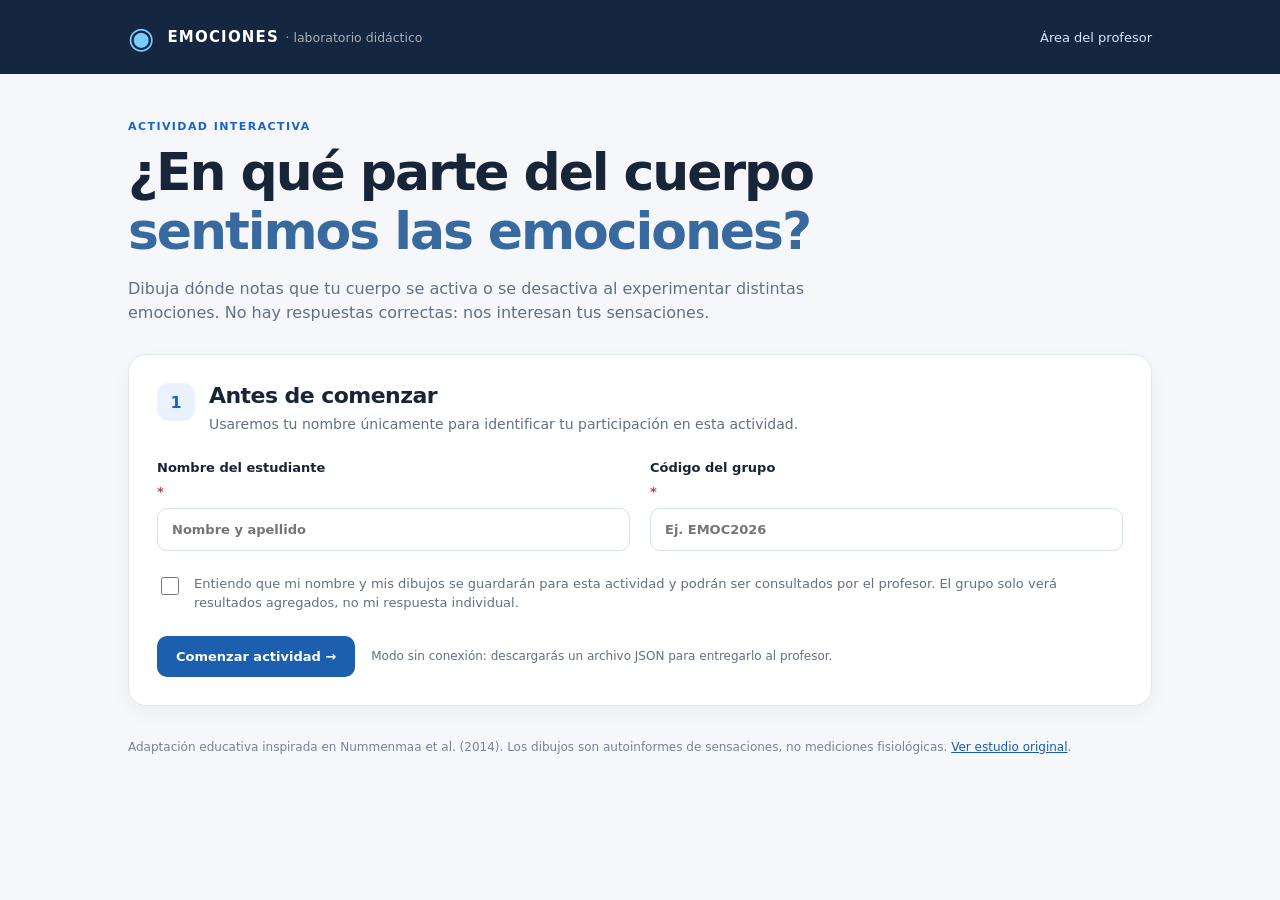
<file: index.html>
<!doctype html>
<html lang="es">
<head>
<meta charset="utf-8"><meta name="viewport" content="width=device-width, initial-scale=1">
<meta name="theme-color" content="#14233b">
<title>Mapa corporal de las emociones · Actividad de clase</title>
<link rel="stylesheet" href="css/app.css">
<script defer src="config.js"></script><script defer src="assets/mask.js"></script>
<script defer src="js/common.js"></script><script defer src="js/student.js"></script>
</head>
<body>
<header class="site-header"><div class="container header-inner"><div class="logo"><span class="logo-mark">◉</span><span>EMOCIONES <small>· laboratorio didáctico</small></span></div><a class="header-link" href="profesor.html">Área del profesor</a></div></header>
<main class="container student-main">
<section class="intro"><div class="eyebrow">Actividad interactiva</div><h1>¿En qué parte del cuerpo<br><em>sentimos las emociones?</em></h1><p>Dibuja dónde notas que tu cuerpo se activa o se desactiva al experimentar distintas emociones. No hay respuestas correctas: nos interesan tus sensaciones.</p></section>
<section class="card student-info" id="welcome">
  <div class="section-heading"><span class="step-number">1</span><div><h2>Antes de comenzar</h2><p>Usaremos tu nombre únicamente para identificar tu participación en esta actividad.</p></div></div>
  <div class="field-grid"><label>Nombre del estudiante <span class="req">*</span><input id="student-name" maxlength="90" autocomplete="name" placeholder="Nombre y apellido" required></label><label>Código del grupo <span class="req">*</span><input id="class-code" maxlength="12" autocomplete="off" placeholder="Ej. EMOC2026" autocapitalize="characters" required></label></div>
  <label class="consent"><input type="checkbox" id="consent"> <span>Entiendo que mi nombre y mis dibujos se guardarán para esta actividad y podrán ser consultados por el profesor. El grupo solo verá resultados agregados, no mi respuesta individual.</span></label>
  <div class="action-line"><button class="primary" id="begin">Comenzar actividad <span aria-hidden="true">→</span></button><span class="muted small" id="mode-hint"></span></div>
  <div class="notice" id="begin-notice" role="status" hidden></div>
</section>
<section class="card activity" id="activity" hidden>
  <div class="activity-top"><div><div class="eyebrow">PASO <span id="emotion-index">1</span> DE 6</div><h2 id="emotion-title">Alegría</h2><p id="emotion-description">Recuerda cómo se siente esta emoción en tu cuerpo.</p></div><div class="progress-dots" id="progress-dots" aria-label="Progreso"></div></div>
  <div class="instruction">Marca en cada figura las zonas donde <strong>sientes un aumento o una disminución de actividad</strong>. Puedes dibujar con el dedo o el ratón. Deja sin pintar las regiones donde no percibes cambios.</div>
  <div class="map-editors">
    <div class="editor-card"><div class="editor-label"><span class="bullet warm"></span><div><strong>Mayor activación</strong><small>Calor, tensión, energía, latidos, movimiento…</small></div></div><canvas id="canvas-up" width="240" height="420" role="img" aria-label="Silueta para pintar aumento de actividad"></canvas><div class="legend-mini">Sin cambios <span class="gradient warm-gradient"></span> Mayor intensidad</div><button class="link-button" data-clear="up">Borrar esta figura</button></div>
    <div class="editor-card"><div class="editor-label"><span class="bullet cool"></span><div><strong>Menor activación</strong><small>Pesadez, debilidad, frío, entumecimiento…</small></div></div><canvas id="canvas-down" width="240" height="420" role="img" aria-label="Silueta para pintar disminución de actividad"></canvas><div class="legend-mini">Sin cambios <span class="gradient cool-gradient"></span> Mayor intensidad</div><button class="link-button" data-clear="down">Borrar esta figura</button></div>
  </div>
  <div class="activity-footer"><button class="ghost" id="prev" type="button">← Anterior</button><span class="muted small">Pinta con el dedo o el ratón</span><button class="primary" id="next" type="button">Siguiente →</button></div>
  <div class="notice" id="activity-notice" role="status" hidden></div><button class="secondary" id="download-backup" type="button" hidden style="margin-top:12px">Descargar copia JSON</button>
</section>
<section class="card completion" id="completion" hidden><div class="success-icon">✓</div><h2 id="finish-title">Actividad completada</h2><p id="finish-text"></p><div class="action-line"><button class="secondary" id="save-json" hidden>Descargar respuestas en JSON</button><button class="ghost" id="start-over">Comenzar nuevamente</button></div><div class="notice" id="finish-notice" role="status" hidden></div></section>
<footer class="footer">Adaptación educativa inspirada en Nummenmaa et al. (2014). Los dibujos son autoinformes de sensaciones, no mediciones fisiológicas. <a href="https://doi.org/10.1073/pnas.1321664111" target="_blank" rel="noopener">Ver estudio original</a>.</footer>
</main>
</body></html>
</file>
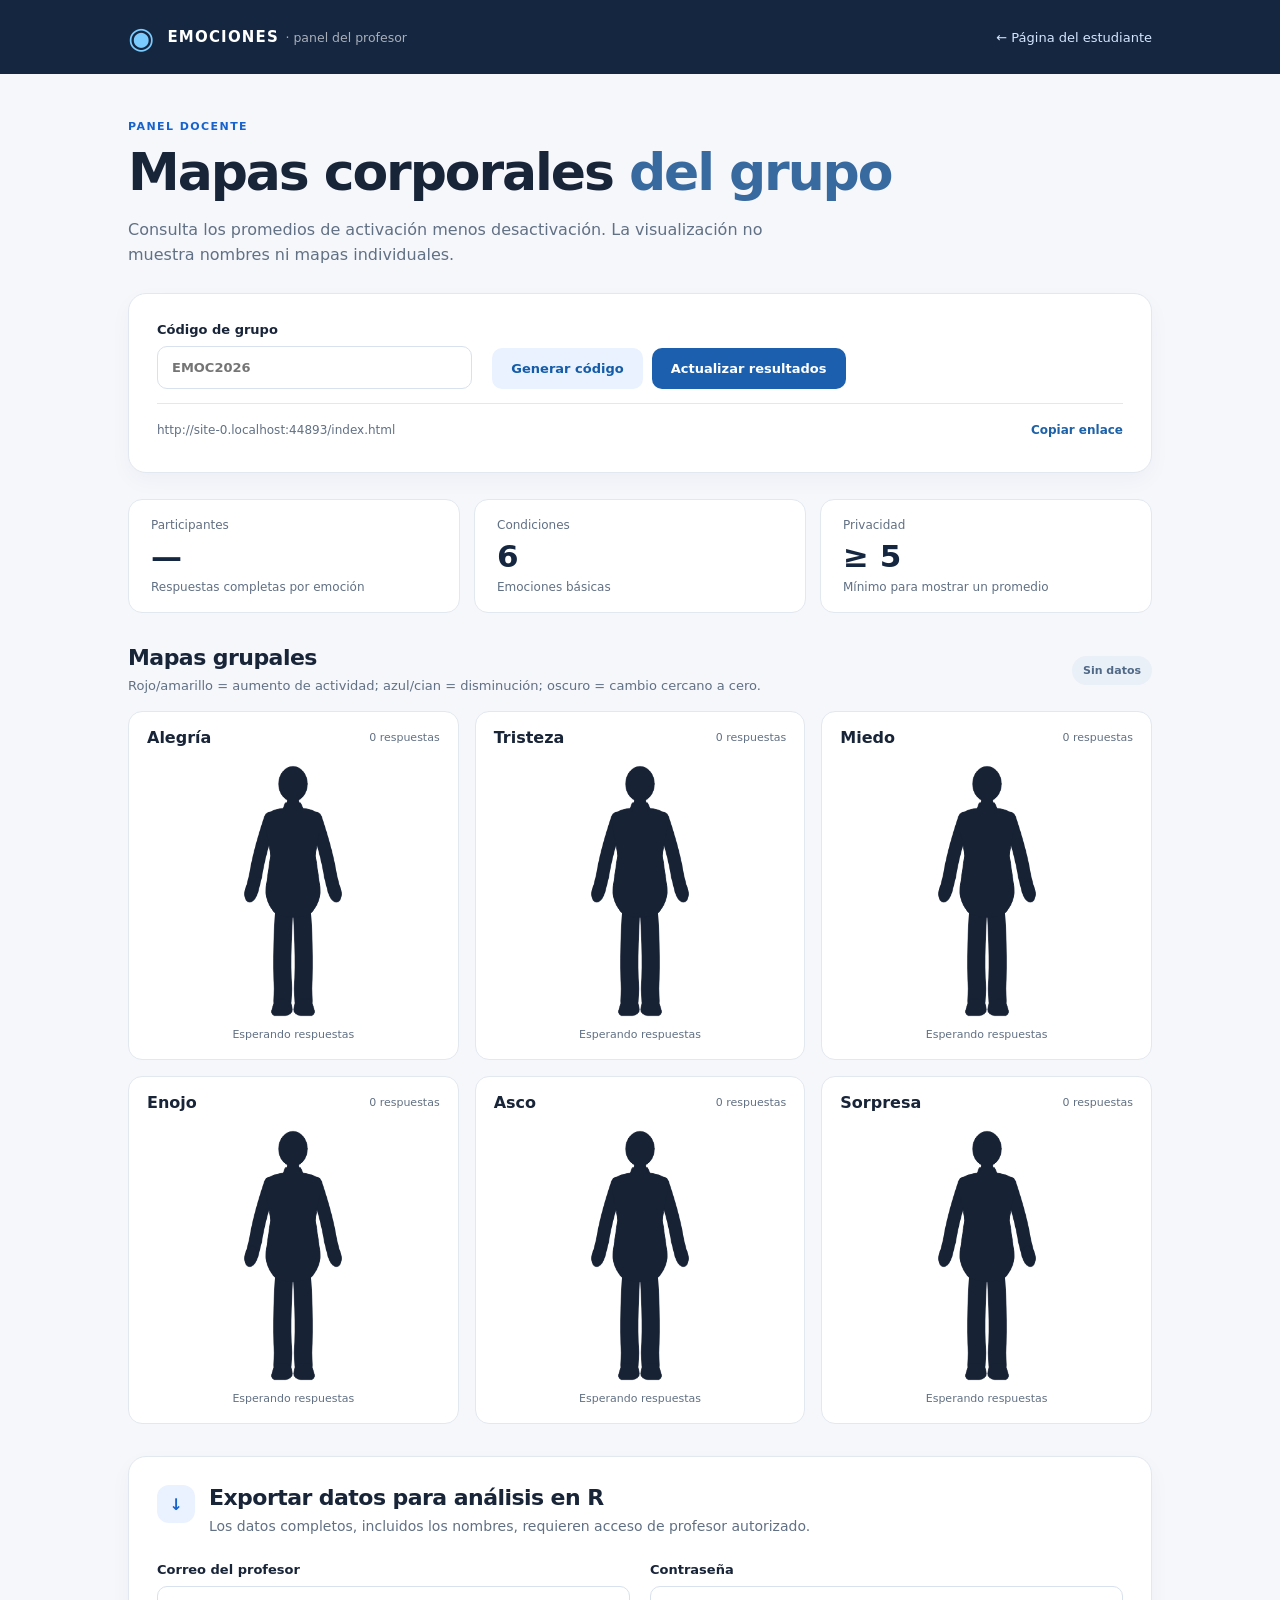
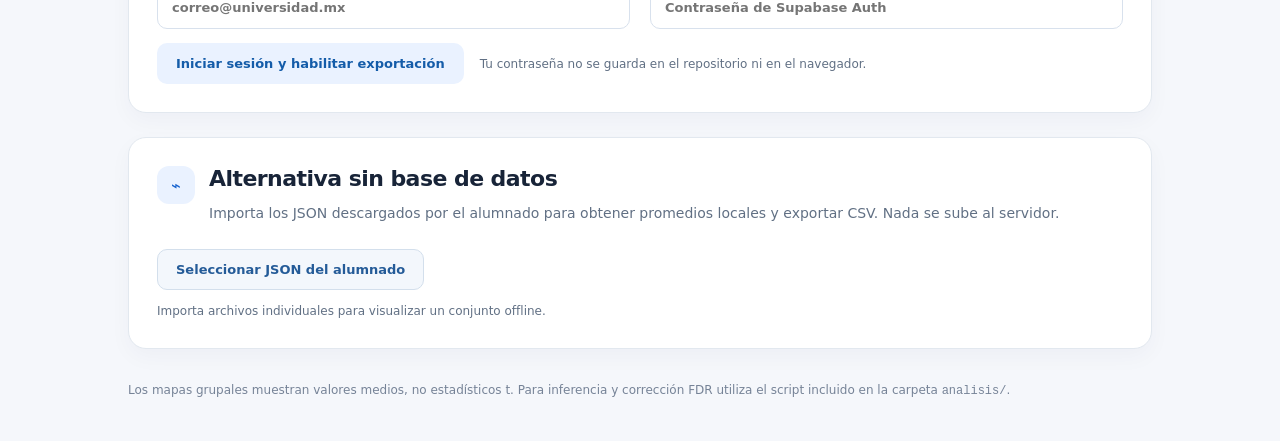
<file: profesor.html>
<!doctype html>
<html lang="es">
<head><meta charset="utf-8"><meta name="viewport" content="width=device-width, initial-scale=1"><meta name="theme-color" content="#14233b"><title>Panel del profesor · Mapas corporales</title>
<link rel="stylesheet" href="css/app.css"><script defer src="config.js"></script><script defer src="assets/mask.js"></script><script defer src="js/common.js"></script><script defer src="js/teacher.js"></script></head>
<body><header class="site-header"><div class="container header-inner"><div class="logo"><span class="logo-mark">◉</span><span>EMOCIONES <small>· panel del profesor</small></span></div><a class="header-link" href="index.html">← Página del estudiante</a></div></header>
<main class="container teacher-main"><section class="intro"><div class="eyebrow">Panel docente</div><h1>Mapas corporales <em>del grupo</em></h1><p>Consulta los promedios de activación menos desactivación. La visualización no muestra nombres ni mapas individuales.</p></section>
<section class="card teacher-controls"><div class="field-grid teacher-fields"><label>Código de grupo<input id="teacher-code" maxlength="12" placeholder="EMOC2026" autocapitalize="characters"></label><div class="teacher-buttons"><button id="generate-code" class="secondary" type="button">Generar código</button><button id="refresh" class="primary" type="button">Actualizar resultados</button></div></div><div class="teacher-link"><span id="participate-url">Comparte el enlace de la página de estudiantes y el código de grupo.</span><button type="button" class="link-button" id="copy-link">Copiar enlace</button></div><div class="notice" id="teacher-notice" hidden role="status"></div></section>
<section class="summary-area"><div class="metric"><span>Participantes</span><strong id="total-count">—</strong><small>Respuestas completas por emoción</small></div><div class="metric"><span>Condiciones</span><strong>6</strong><small>Emociones básicas</small></div><div class="metric"><span>Privacidad</span><strong id="threshold-label">≥ 5</strong><small>Mínimo para mostrar un promedio</small></div></section>
<div class="panel-heading"><div><h2>Mapas grupales</h2><p>Rojo/amarillo = aumento de actividad; azul/cian = disminución; oscuro = cambio cercano a cero.</p></div><span id="data-origin" class="status-pill">Sin datos</span></div>
<section class="map-gallery" id="map-gallery"></section>
<section class="card instructor-login"><div class="section-heading"><span class="step-number">↓</span><div><h2>Exportar datos para análisis en R</h2><p>Los datos completos, incluidos los nombres, requieren acceso de profesor autorizado.</p></div></div><div id="login-area"><div class="field-grid"><label>Correo del profesor<input type="email" id="teacher-email" autocomplete="username" placeholder="correo@universidad.mx"></label><label>Contraseña<input type="password" id="teacher-password" autocomplete="current-password" placeholder="Contraseña de Supabase Auth"></label></div><div class="action-line"><button class="secondary" id="teacher-login">Iniciar sesión y habilitar exportación</button><span class="muted small">Tu contraseña no se guarda en el repositorio ni en el navegador.</span></div></div><div class="action-line" id="logged-in-area" hidden><span id="signed-in-as" class="muted"></span><button class="primary" id="export-data">Descargar CSV de participantes y respuestas</button><button class="ghost" id="teacher-logout">Cerrar sesión</button></div><div class="notice" id="login-notice" hidden role="status"></div></section>
<section class="card offline-tools"><div class="section-heading"><span class="step-number">⌁</span><div><h2>Alternativa sin base de datos</h2><p>Importa los JSON descargados por el alumnado para obtener promedios locales y exportar CSV. Nada se sube al servidor.</p></div></div><div class="action-line wrap"><label class="file-input">Seleccionar JSON del alumnado<input type="file" id="offline-files" accept=".json,application/json" multiple></label><button class="secondary" id="download-offline" hidden>Descargar CSV importados</button><button class="ghost" id="clear-offline" hidden>Volver a modo en línea</button></div><p class="muted small" id="offline-summary">Importa archivos individuales para visualizar un conjunto offline.</p></section>
<footer class="footer">Los mapas grupales muestran valores medios, no estadísticos t. Para inferencia y corrección FDR utiliza el script incluido en la carpeta <code>analisis/</code>.</footer>
</main></body></html>
</file>
<file: css/app.css>
:root{--ink:#182438;--muted:#617084;--line:#e2e8ef;--bg:#f5f7fb;--card:#fff;--navy:#152640;--blue:#1763ce;--blue-soft:#eaf2ff;--danger:#bc4143;--radius:18px}*{box-sizing:border-box}html{font-family:Inter,ui-sans-serif,system-ui,-apple-system,"Segoe UI",Roboto,Arial,sans-serif;color:var(--ink);background:var(--bg)}body{margin:0}button,input{font:inherit}button{cursor:pointer}button:disabled{opacity:.48;cursor:wait}a{color:#165cac}.container{max-width:1080px;margin:0 auto;padding:0 28px}.site-header{background:var(--navy);color:#fff}.header-inner{display:flex;align-items:center;justify-content:space-between;min-height:74px;gap:16px}.logo{display:flex;align-items:center;gap:12px;font-size:15px;font-weight:800;letter-spacing:.08em}.logo small{font-weight:400;opacity:.63;letter-spacing:0}.logo-mark{font-size:30px;color:#7bcbff}.header-link{font-size:13px;text-decoration:none;color:#d4e6ff}.intro{padding:46px 0 28px}.eyebrow{text-transform:uppercase;letter-spacing:.13em;font-size:11px;font-weight:800;color:var(--blue)}h1{font-size:clamp(32px,4.5vw,52px);line-height:1.13;letter-spacing:-.04em;font-weight:760;margin:10px 0 16px}h1 em{font-style:normal;color:#38699f}h2{font-size:22px;letter-spacing:-.025em;margin:0 0 6px}p{line-height:1.55;margin:0}.intro p{max-width:700px;color:var(--muted);font-size:16px}.card{background:var(--card);border:1px solid var(--line);border-radius:var(--radius);padding:28px;box-shadow:0 8px 22px rgba(19,42,74,.035);margin-bottom:24px}.section-heading{display:flex;gap:14px;align-items:flex-start;margin-bottom:24px}.section-heading p{font-size:14px;color:var(--muted)}.step-number{display:flex;align-items:center;justify-content:center;flex:0 0 38px;height:38px;background:var(--blue-soft);color:var(--blue);border-radius:12px;font-weight:800}.field-grid{display:grid;grid-template-columns:1fr 1fr;gap:20px}.field-grid label{display:flex;flex-direction:column;gap:9px;font-size:13px;font-weight:650}.field-grid input{width:100%;border:1px solid #d8e1ed;border-radius:10px;padding:13px 14px;outline:none;background:white;color:var(--ink)}.field-grid input:focus{border-color:#2468bf;box-shadow:0 0 0 3px #d9e7ff}.req{color:var(--danger)}.consent{display:flex;gap:12px;align-items:start;font-size:13px;line-height:1.5;color:var(--muted);margin:23px 0}.consent input{width:18px;height:18px;flex:none;accent-color:var(--blue)}.action-line{display:flex;align-items:center;gap:16px;margin-top:14px}.action-line.wrap{flex-wrap:wrap}button.primary,button.secondary,button.ghost,.file-input{border-radius:10px;padding:12px 18px;font-weight:700;font-size:13px;border:1px solid transparent}button.primary{background:#1b5fae;color:#fff}button.primary:hover{background:#144e92}button.secondary{background:#eaf2ff;color:#145ca9}button.secondary:hover{background:#d9e8ff}button.ghost{background:white;border-color:#dce5ef;color:#415570}button.ghost:hover{background:#f5f8fc}.muted{color:var(--muted)}.small{font-size:12px}.notice{padding:12px 14px;background:#f0f5ff;border:1px solid #d7e4fb;border-radius:10px;margin-top:16px;font-size:13px;line-height:1.5}.notice.error{background:#fff3f2;border-color:#f6d0cb;color:#934035}.activity-top{display:flex;align-items:start;justify-content:space-between;gap:20px}.activity-top p{color:var(--muted);font-size:14px}.progress-dots{display:flex;gap:7px;padding-top:10px}.progress-dots span{width:10px;height:10px;border-radius:50%;background:#d6e0ee}.progress-dots span.current{background:#1b5fae}.progress-dots span.past{background:#83b7ee}.instruction{font-size:13px;line-height:1.6;background:#f3f6fa;border-radius:12px;padding:12px 16px;margin:22px 0}.map-editors{display:grid;grid-template-columns:1fr 1fr;gap:20px}.editor-card{padding:18px 16px;border:1px solid #e1e8f0;border-radius:14px;text-align:center}.editor-label{display:flex;align-items:start;justify-content:center;gap:9px;text-align:left;min-height:61px}.editor-label strong{display:block;font-size:14px}.editor-label small{display:block;color:var(--muted);font-size:11px;line-height:1.35;margin-top:4px;max-width:210px}.bullet{margin-top:4px;width:9px;height:9px;border-radius:100%;flex:none}.warm{background:#f75c34}.cool{background:#285ed3}.editor-card canvas{width:min(100%,200px);aspect-ratio:240/420;display:block;margin:3px auto 12px;touch-action:none;cursor:crosshair}.legend-mini{display:flex;align-items:center;justify-content:center;gap:8px;color:var(--muted);font-size:10px}.gradient{display:inline-block;width:70px;height:9px;border-radius:10px}.warm-gradient{background:linear-gradient(90deg,#192539,#cc2619,#ffbc36)}.cool-gradient{background:linear-gradient(90deg,#192539,#2356c9,#22d8f3)}.link-button{padding:7px 0;border:none;background:none;font-size:12px;font-weight:650;color:#1d61a8}.editor-card .link-button{margin-top:12px}.activity-footer{border-top:1px solid var(--line);padding-top:20px;margin-top:23px;display:flex;align-items:center;justify-content:space-between;gap:12px}.success-icon{display:grid;place-items:center;border-radius:50%;height:58px;width:58px;background:#e7f7ed;color:#228c58;font-size:26px;margin-bottom:16px}.completion p{max-width:680px;color:var(--muted)}.footer{font-size:12px;color:#768397;line-height:1.6;padding:8px 0 40px}.teacher-main .intro{padding-bottom:26px}.teacher-fields{grid-template-columns:minmax(230px,1fr) 2fr}.teacher-buttons{display:flex;align-items:end;gap:9px}.teacher-link{display:flex;justify-content:space-between;align-items:center;gap:12px;margin-top:14px;padding-top:12px;border-top:1px solid var(--line);font-size:12px;color:var(--muted)}.summary-area{display:grid;grid-template-columns:repeat(3,1fr);gap:14px;margin:26px 0 32px}.metric{padding:18px 22px;background:white;border:1px solid var(--line);border-radius:14px}.metric span,.metric small{display:block;font-size:12px;color:var(--muted)}.metric strong{display:block;font-size:31px;margin:6px 0;color:var(--navy)}.panel-heading{display:flex;justify-content:space-between;gap:12px;align-items:center;margin-bottom:15px}.panel-heading p{font-size:13px;color:var(--muted)}.status-pill{border-radius:100px;background:#eaf0f8;color:#506986;padding:8px 11px;font-size:11px;font-weight:700;white-space:nowrap}.map-gallery{display:grid;grid-template-columns:repeat(3,minmax(0,1fr));gap:16px;margin-bottom:32px}.map-tile{background:#fff;border:1px solid var(--line);border-radius:14px;padding:16px 18px;text-align:center}.map-tile-head{display:flex;justify-content:space-between;align-items:center;text-align:left;gap:6px;margin-bottom:10px}.map-tile h3{font-size:16px;margin:0}.map-tile small{color:var(--muted);font-size:11px}.map-tile canvas{width:min(100%,150px);aspect-ratio:240/420;display:block;margin:0 auto}.map-tile .waiting{padding:8px 0 2px;color:var(--muted);font-size:11px;min-height:20px}.file-input{display:inline-flex;position:relative;align-items:center;cursor:pointer;border-color:#d3dfec;background:#f3f7fc;color:#245b98}.file-input input{position:absolute;inset:0;opacity:0;cursor:pointer;width:100%}.offline-tools p{margin-top:12px}.teacher-controls{margin-bottom:20px}@media(max-width:750px){.container{padding:0 17px}.header-inner{min-height:62px}.logo small{display:none}.intro{padding-top:30px}.card{padding:20px}.field-grid,.teacher-fields{grid-template-columns:1fr;gap:14px}.teacher-buttons{align-items:start}.map-gallery{grid-template-columns:repeat(2,minmax(0,1fr))}.summary-area{grid-template-columns:repeat(3,minmax(0,1fr));gap:7px}.metric{padding:13px}.metric strong{font-size:24px}.metric small{font-size:10px}.activity-footer .small{display:none}}@media(max-width:470px){.map-editors{gap:9px}.editor-card{padding:12px 8px}.editor-label{min-height:85px}.editor-label strong{font-size:12px}.editor-label small{font-size:10px}.map-gallery{gap:9px}.map-tile{padding:10px}.map-tile h3{font-size:13px}.map-tile-head{flex-direction:column;align-items:start}.activity-top{display:block}.progress-dots{margin-top:10px}.action-line{flex-wrap:wrap}.teacher-link{align-items:start;flex-direction:column}}
[hidden]{display:none!important}
</file>
